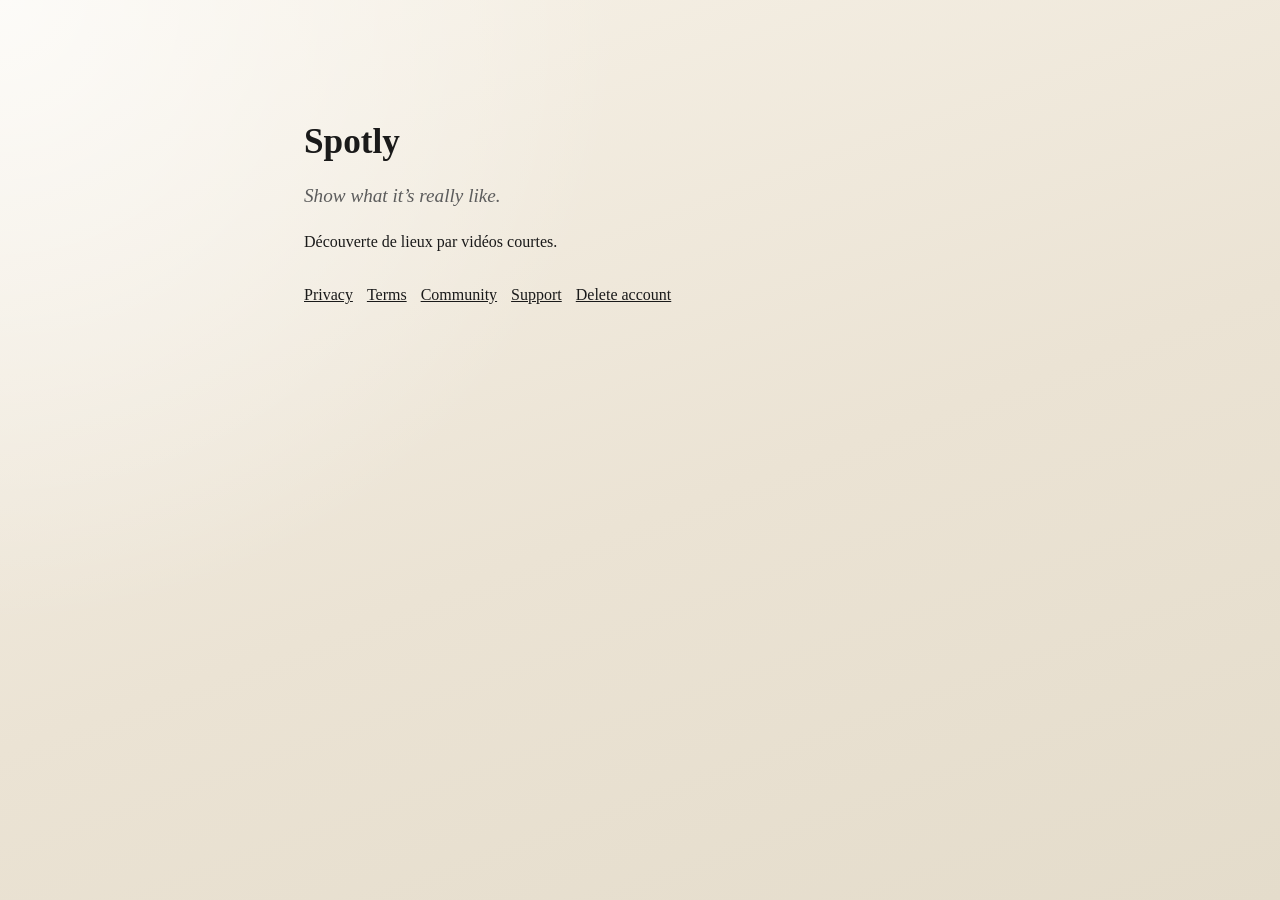
<file: index.html>
<!doctype html>
<html lang="fr">
  <head>
    <meta charset="utf-8" />
    <meta name="viewport" content="width=device-width, initial-scale=1" />
    <title>Spotly</title>
    <link rel="stylesheet" href="styles.css" />
  </head>
  <body>
    <main class="wrap hero">
      <h1>Spotly</h1>
      <p class="tag">Show what it’s really like.</p>
      <p>Découverte de lieux par vidéos courtes.</p>
      <p class="links">
        <a href="privacy/">Privacy</a>
        <a href="terms/">Terms</a>
        <a href="community/">Community</a>
        <a href="support/">Support</a>
        <a href="delete-account/">Delete account</a>
      </p>
    </main>
  </body>
</html>
</file>
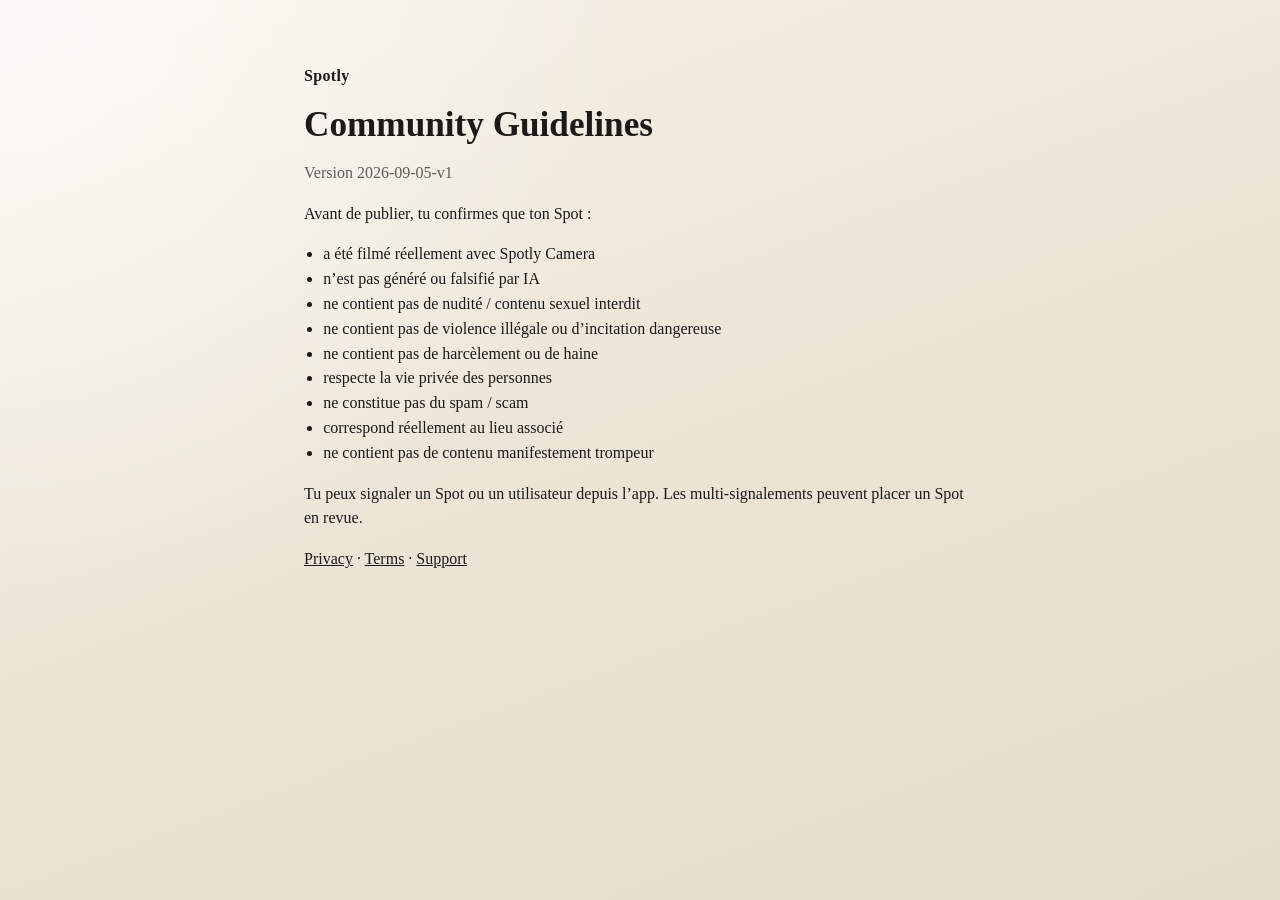
<file: community/index.html>
<!doctype html>
<html lang="fr">
  <head>
    <meta charset="utf-8" />
    <meta name="viewport" content="width=device-width, initial-scale=1" />
    <title>Spotly — Community Guidelines</title>
    <link rel="stylesheet" href="../styles.css" />
  </head>
  <body>
    <main class="wrap">
      <p class="brand"><a href="../">Spotly</a></p>
      <h1>Community Guidelines</h1>
      <p class="muted">Version 2026-09-05-v1</p>
      <p>Avant de publier, tu confirmes que ton Spot :</p>
      <ul>
        <li>a été filmé réellement avec Spotly Camera</li>
        <li>n’est pas généré ou falsifié par IA</li>
        <li>ne contient pas de nudité / contenu sexuel interdit</li>
        <li>ne contient pas de violence illégale ou d’incitation dangereuse</li>
        <li>ne contient pas de harcèlement ou de haine</li>
        <li>respecte la vie privée des personnes</li>
        <li>ne constitue pas du spam / scam</li>
        <li>correspond réellement au lieu associé</li>
        <li>ne contient pas de contenu manifestement trompeur</li>
      </ul>
      <p>Tu peux signaler un Spot ou un utilisateur depuis l’app. Les multi-signalements peuvent placer un Spot en revue.</p>
      <p><a href="../privacy/">Privacy</a> · <a href="../terms/">Terms</a> · <a href="../support/">Support</a></p>
    </main>
  </body>
</html>
</file>
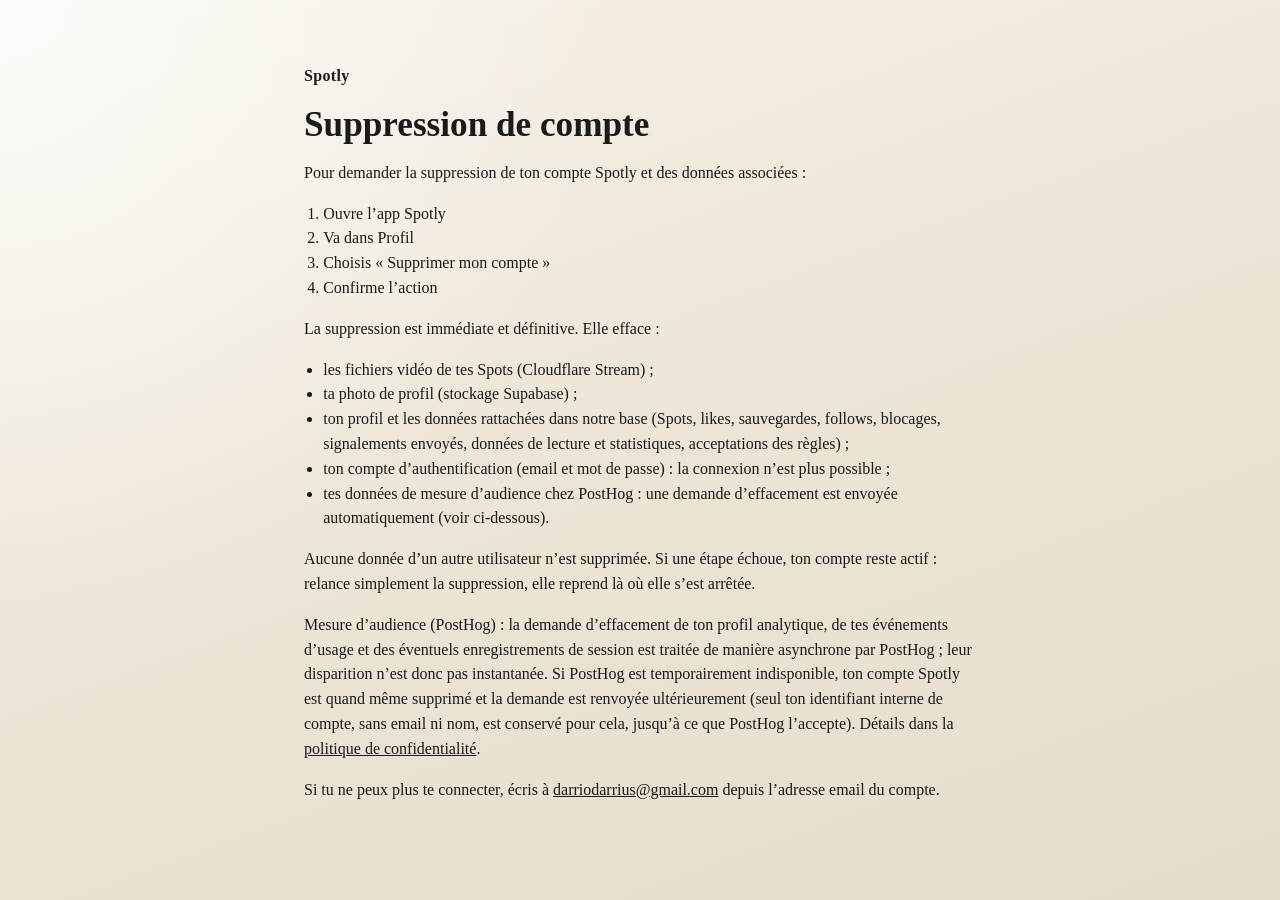
<file: delete-account/index.html>
<!doctype html>
<html lang="fr">
  <head>
    <meta charset="utf-8" />
    <meta name="viewport" content="width=device-width, initial-scale=1" />
    <title>Spotly — Delete account</title>
    <link rel="stylesheet" href="../styles.css" />
  </head>
  <body>
    <main class="wrap">
      <p class="brand"><a href="../">Spotly</a></p>
      <h1>Suppression de compte</h1>
      <p>
        Pour demander la suppression de ton compte Spotly et des données associées :
      </p>
      <ol>
        <li>Ouvre l’app Spotly</li>
        <li>Va dans Profil</li>
        <li>Choisis « Supprimer mon compte »</li>
        <li>Confirme l’action</li>
      </ol>
      <p>La suppression est immédiate et définitive. Elle efface :</p>
      <ul>
        <li>les fichiers vidéo de tes Spots (Cloudflare Stream) ;</li>
        <li>ta photo de profil (stockage Supabase) ;</li>
        <li>ton profil et les données rattachées dans notre base (Spots, likes, sauvegardes, follows, blocages, signalements envoyés,
          données de lecture et statistiques, acceptations des règles) ;</li>
        <li>ton compte d’authentification (email et mot de passe) : la connexion n’est plus possible ;</li>
        <li>tes données de mesure d’audience chez PostHog : une demande d’effacement est envoyée automatiquement (voir ci-dessous).</li>
      </ul>
      <p>
        Aucune donnée d’un autre utilisateur n’est supprimée. Si une étape échoue, ton compte reste actif : relance simplement la
        suppression, elle reprend là où elle s’est arrêtée.
      </p>
      <p>
        Mesure d’audience (PostHog) : la demande d’effacement de ton profil analytique, de tes événements d’usage et des éventuels
        enregistrements de session est traitée de manière asynchrone par PostHog ; leur disparition n’est donc pas instantanée. Si
        PostHog est temporairement indisponible, ton compte Spotly est quand même supprimé et la demande est renvoyée ultérieurement
        (seul ton identifiant interne de compte, sans email ni nom, est conservé pour cela, jusqu’à ce que PostHog l’accepte).
        Détails dans la <a href="../privacy/">politique de confidentialité</a>.
      </p>
      <p>
        Si tu ne peux plus te connecter, écris à
        <a href="mailto:darriodarrius@gmail.com">darriodarrius@gmail.com</a> depuis l’adresse email du compte.
      </p>
    </main>
  </body>
</html>
</file>
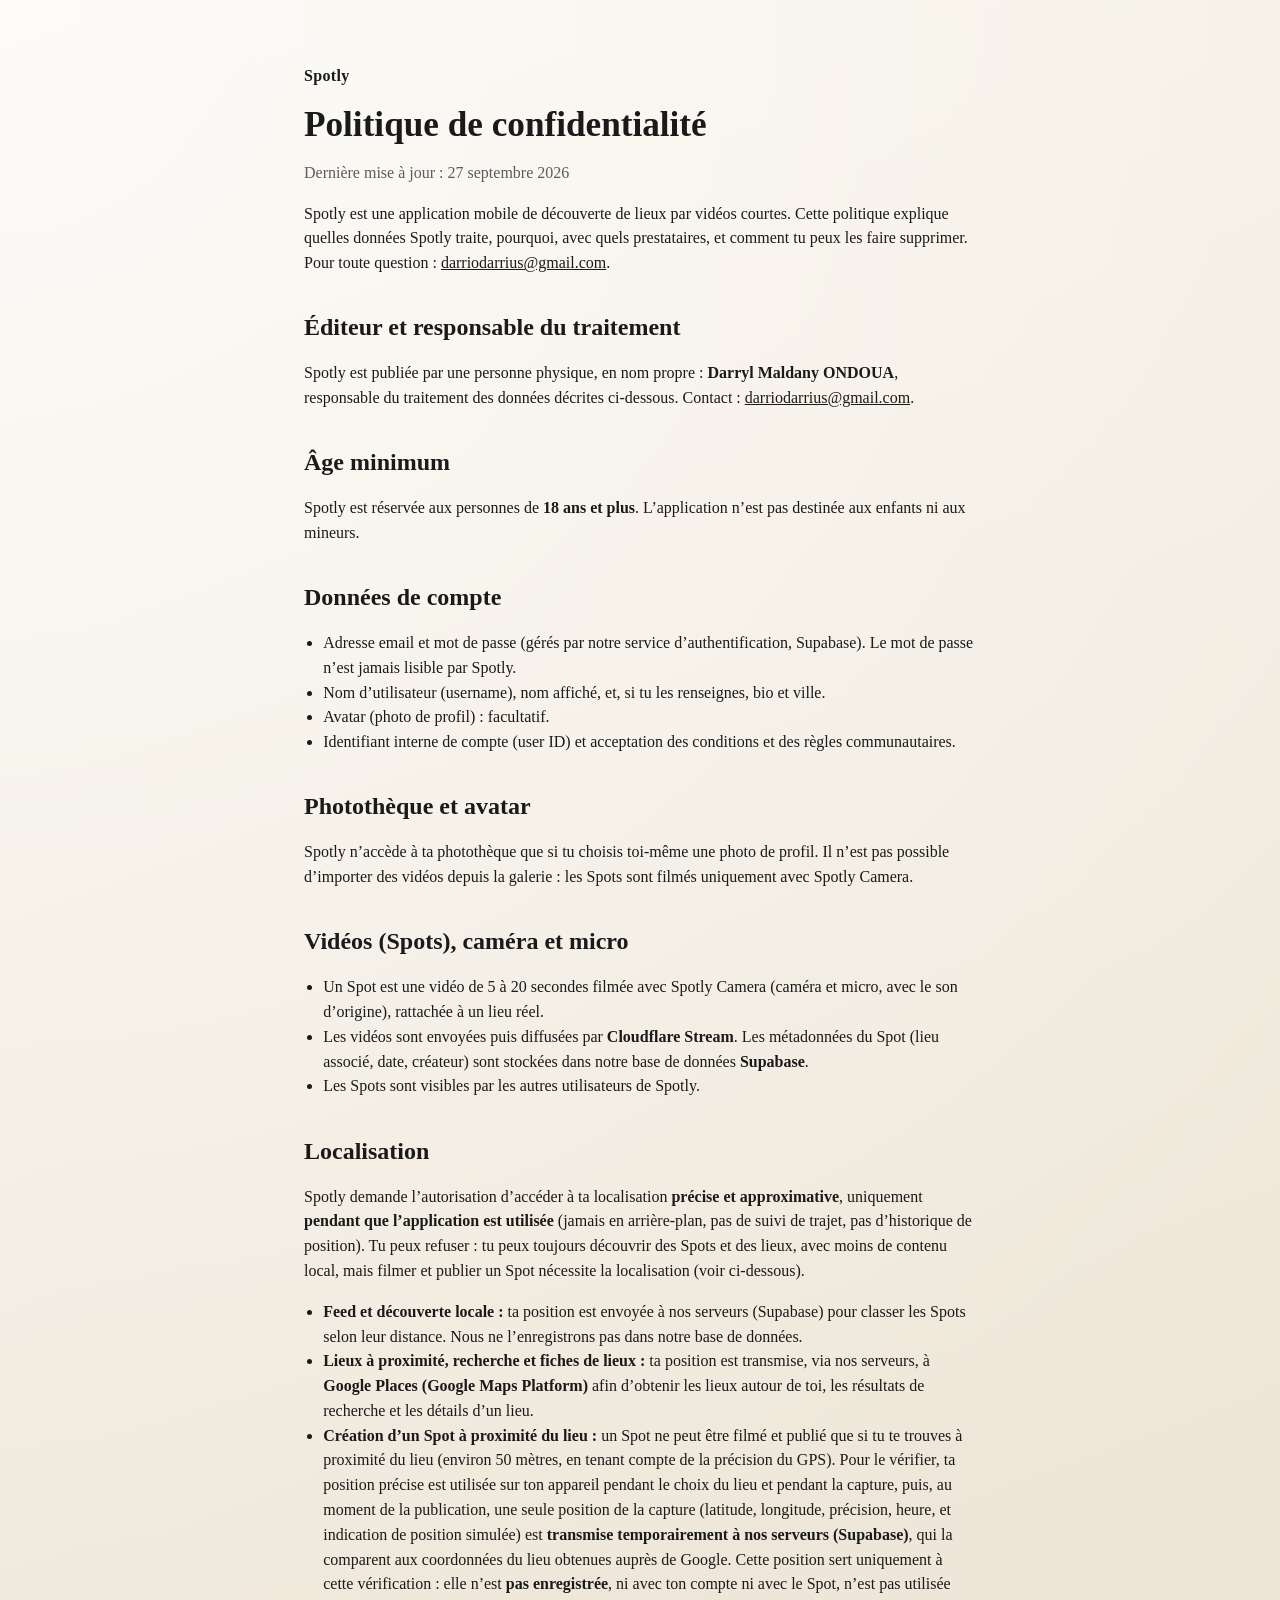
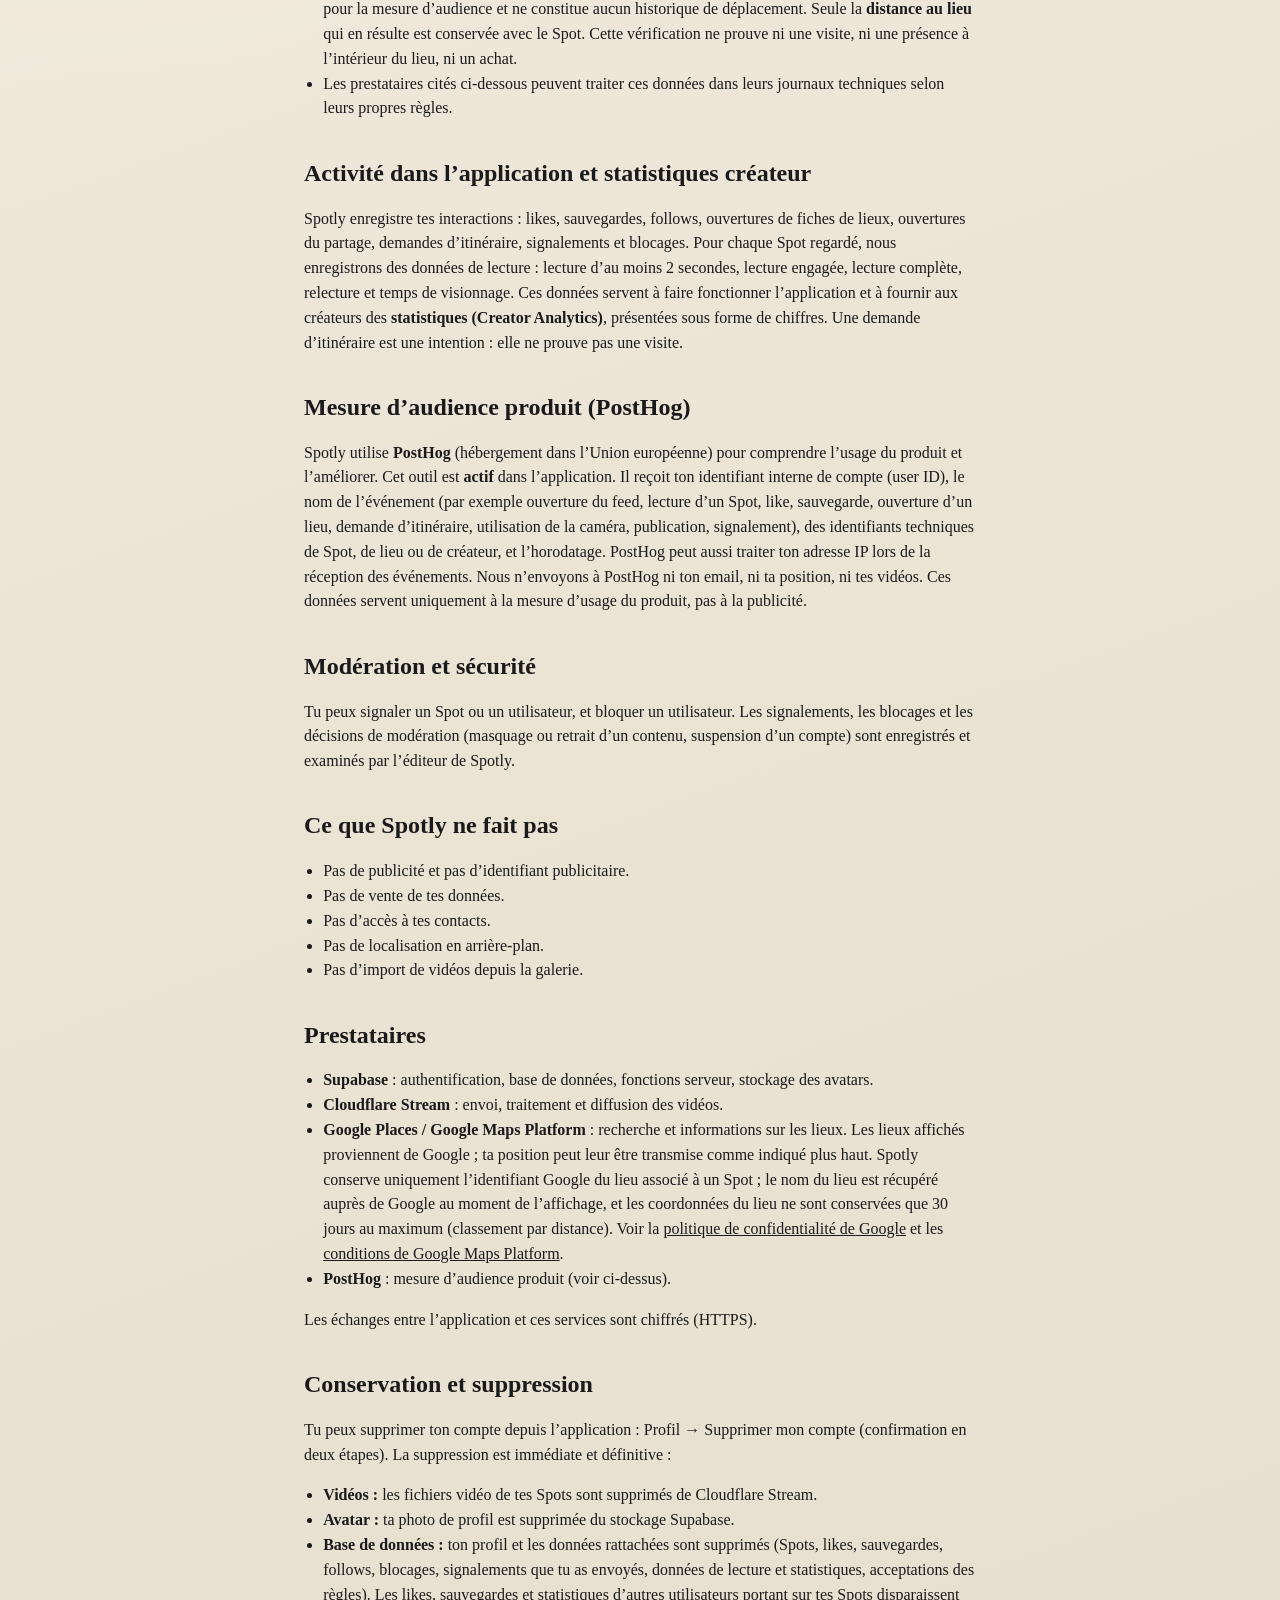
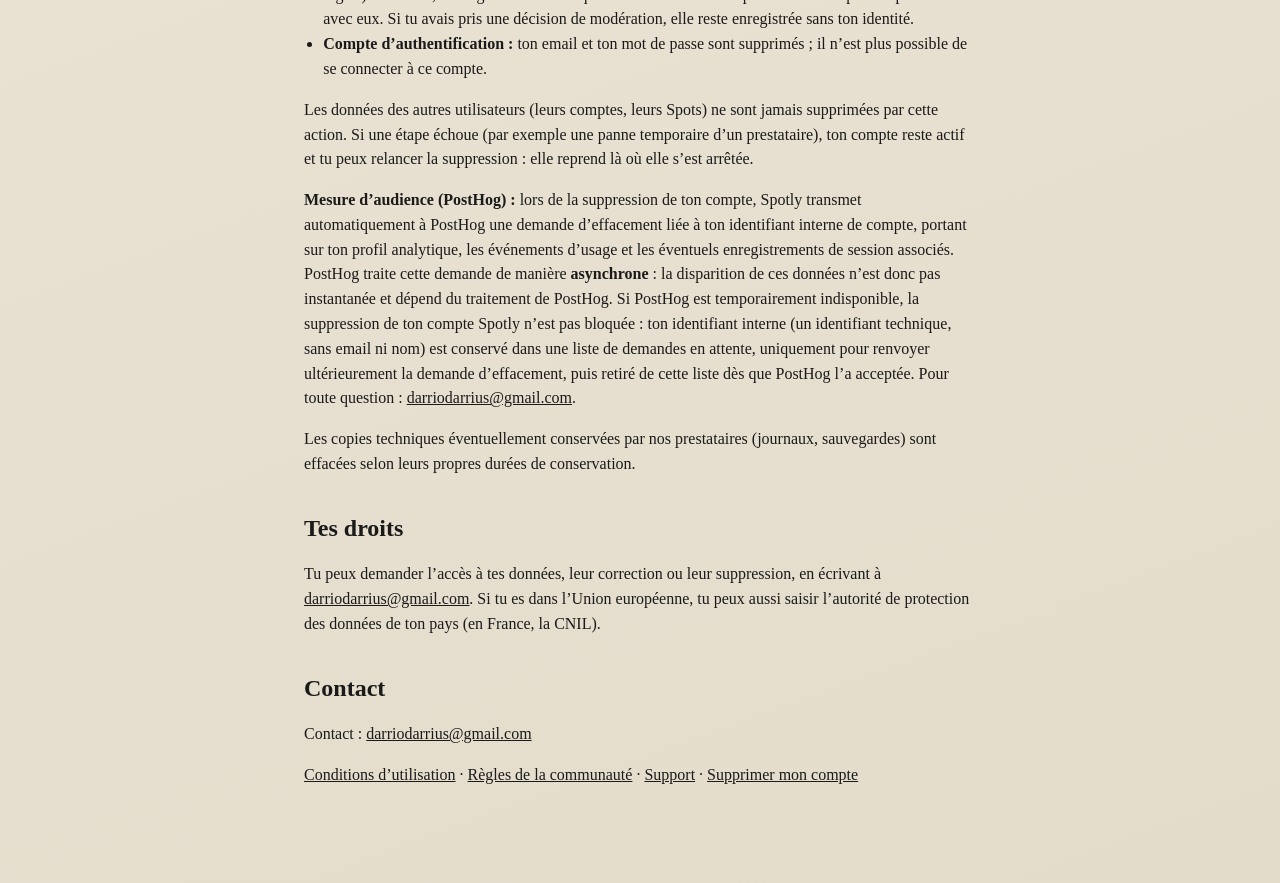
<file: privacy/index.html>
<!doctype html>
<html lang="fr">
  <head>
    <meta charset="utf-8" />
    <meta name="viewport" content="width=device-width, initial-scale=1" />
    <title>Spotly — Politique de confidentialité</title>
    <link rel="stylesheet" href="../styles.css" />
  </head>
  <body>
    <main class="wrap">
      <p class="brand"><a href="../">Spotly</a></p>
      <h1>Politique de confidentialité</h1>
      <p class="muted">Dernière mise à jour : 27 septembre 2026</p>
      <p>
        Spotly est une application mobile de découverte de lieux par vidéos courtes. Cette politique
        explique quelles données Spotly traite, pourquoi, avec quels prestataires, et comment tu peux
        les faire supprimer. Pour toute question : <a href="mailto:darriodarrius@gmail.com">darriodarrius@gmail.com</a>.
      </p>

      <h2>Éditeur et responsable du traitement</h2>
      <p>
        Spotly est publiée par une personne physique, en nom propre : <strong>Darryl Maldany ONDOUA</strong>, responsable du
        traitement des données décrites ci-dessous. Contact : <a href="mailto:darriodarrius@gmail.com">darriodarrius@gmail.com</a>.
      </p>

      <h2>Âge minimum</h2>
      <p>
        Spotly est réservée aux personnes de <strong>18 ans et plus</strong>. L’application n’est pas destinée
        aux enfants ni aux mineurs.
      </p>

      <h2>Données de compte</h2>
      <ul>
        <li>Adresse email et mot de passe (gérés par notre service d’authentification, Supabase). Le mot de passe n’est jamais lisible par Spotly.</li>
        <li>Nom d’utilisateur (username), nom affiché, et, si tu les renseignes, bio et ville.</li>
        <li>Avatar (photo de profil) : facultatif.</li>
        <li>Identifiant interne de compte (user ID) et acceptation des conditions et des règles communautaires.</li>
      </ul>

      <h2>Photothèque et avatar</h2>
      <p>
        Spotly n’accède à ta photothèque que si tu choisis toi-même une photo de profil. Il n’est pas possible
        d’importer des vidéos depuis la galerie : les Spots sont filmés uniquement avec Spotly Camera.
      </p>

      <h2>Vidéos (Spots), caméra et micro</h2>
      <ul>
        <li>Un Spot est une vidéo de 5 à 20 secondes filmée avec Spotly Camera (caméra et micro, avec le son d’origine), rattachée à un lieu réel.</li>
        <li>Les vidéos sont envoyées puis diffusées par <strong>Cloudflare Stream</strong>. Les métadonnées du Spot (lieu associé, date, créateur) sont stockées dans notre base de données <strong>Supabase</strong>.</li>
        <li>Les Spots sont visibles par les autres utilisateurs de Spotly.</li>
      </ul>

      <h2>Localisation</h2>
      <p>
        Spotly demande l’autorisation d’accéder à ta localisation <strong>précise et approximative</strong>,
        uniquement <strong>pendant que l’application est utilisée</strong> (jamais en arrière-plan, pas de suivi de trajet,
        pas d’historique de position). Tu peux refuser : tu peux toujours découvrir des Spots et des lieux, avec moins de
        contenu local, mais filmer et publier un Spot nécessite la localisation (voir ci-dessous).
      </p>
      <ul>
        <li><strong>Feed et découverte locale :</strong> ta position est envoyée à nos serveurs (Supabase) pour classer les Spots selon leur distance. Nous ne l’enregistrons pas dans notre base de données.</li>
        <li><strong>Lieux à proximité, recherche et fiches de lieux :</strong> ta position est transmise, via nos serveurs, à <strong>Google Places (Google Maps Platform)</strong> afin d’obtenir les lieux autour de toi, les résultats de recherche et les détails d’un lieu.</li>
        <li><strong>Création d’un Spot à proximité du lieu :</strong> un Spot ne peut être filmé et publié que si tu te trouves
          à proximité du lieu (environ 50 mètres, en tenant compte de la précision du GPS). Pour le vérifier, ta position
          précise est utilisée sur ton appareil pendant le choix du lieu et pendant la capture, puis, au moment de la
          publication, une seule position de la capture (latitude, longitude, précision, heure, et indication de position
          simulée) est <strong>transmise temporairement à nos serveurs (Supabase)</strong>, qui la comparent aux coordonnées
          du lieu obtenues auprès de Google. Cette position sert uniquement à cette vérification : elle n’est
          <strong>pas enregistrée</strong>, ni avec ton compte ni avec le Spot, n’est pas utilisée pour la mesure d’audience
          et ne constitue aucun historique de déplacement. Seule la <strong>distance au lieu</strong> qui en résulte est
          conservée avec le Spot. Cette vérification ne prouve ni une visite, ni une présence à l’intérieur du lieu, ni un
          achat.</li>
        <li>Les prestataires cités ci-dessous peuvent traiter ces données dans leurs journaux techniques selon leurs propres règles.</li>
      </ul>

      <h2>Activité dans l’application et statistiques créateur</h2>
      <p>
        Spotly enregistre tes interactions : likes, sauvegardes, follows, ouvertures de fiches de lieux, ouvertures du
        partage, demandes d’itinéraire, signalements et blocages. Pour chaque Spot regardé, nous enregistrons des
        données de lecture : lecture d’au moins 2 secondes, lecture engagée, lecture complète, relecture et temps de visionnage.
        Ces données servent à faire fonctionner l’application et à fournir aux créateurs des <strong>statistiques (Creator Analytics)</strong>,
        présentées sous forme de chiffres. Une demande d’itinéraire est une intention : elle ne prouve pas une visite.
      </p>

      <h2>Mesure d’audience produit (PostHog)</h2>
      <p>
        Spotly utilise <strong>PostHog</strong> (hébergement dans l’Union européenne) pour comprendre l’usage du produit et l’améliorer.
        Cet outil est <strong>actif</strong> dans l’application. Il reçoit ton identifiant interne de compte (user ID), le nom de l’événement
        (par exemple ouverture du feed, lecture d’un Spot, like, sauvegarde, ouverture d’un lieu, demande d’itinéraire, utilisation de la caméra,
        publication, signalement), des identifiants techniques de Spot, de lieu ou de créateur, et l’horodatage. PostHog peut aussi traiter ton adresse IP
        lors de la réception des événements. Nous n’envoyons à PostHog ni ton email, ni ta position, ni tes vidéos. Ces données servent uniquement à la mesure
        d’usage du produit, pas à la publicité.
      </p>

      <h2>Modération et sécurité</h2>
      <p>
        Tu peux signaler un Spot ou un utilisateur, et bloquer un utilisateur. Les signalements, les blocages et les décisions de modération
        (masquage ou retrait d’un contenu, suspension d’un compte) sont enregistrés et examinés par l’éditeur de Spotly.
      </p>

      <h2>Ce que Spotly ne fait pas</h2>
      <ul>
        <li>Pas de publicité et pas d’identifiant publicitaire.</li>
        <li>Pas de vente de tes données.</li>
        <li>Pas d’accès à tes contacts.</li>
        <li>Pas de localisation en arrière-plan.</li>
        <li>Pas d’import de vidéos depuis la galerie.</li>
      </ul>

      <h2>Prestataires</h2>
      <ul>
        <li><strong>Supabase</strong> : authentification, base de données, fonctions serveur, stockage des avatars.</li>
        <li><strong>Cloudflare Stream</strong> : envoi, traitement et diffusion des vidéos.</li>
        <li><strong>Google Places / Google Maps Platform</strong> : recherche et informations sur les lieux. Les lieux affichés proviennent de Google ; ta position peut leur être transmise comme indiqué plus haut. Spotly conserve uniquement l’identifiant Google du lieu associé à un Spot ; le nom du lieu est récupéré auprès de Google au moment de l’affichage, et les coordonnées du lieu ne sont conservées que 30 jours au maximum (classement par distance). Voir la <a href="https://policies.google.com/privacy">politique de confidentialité de Google</a> et les <a href="https://cloud.google.com/maps-platform/terms">conditions de Google Maps Platform</a>.</li>
        <li><strong>PostHog</strong> : mesure d’audience produit (voir ci-dessus).</li>
      </ul>
      <p>Les échanges entre l’application et ces services sont chiffrés (HTTPS).</p>

      <h2>Conservation et suppression</h2>
      <p>
        Tu peux supprimer ton compte depuis l’application : Profil → Supprimer mon compte (confirmation en deux étapes).
        La suppression est immédiate et définitive :
      </p>
      <ul>
        <li><strong>Vidéos :</strong> les fichiers vidéo de tes Spots sont supprimés de Cloudflare Stream.</li>
        <li><strong>Avatar :</strong> ta photo de profil est supprimée du stockage Supabase.</li>
        <li><strong>Base de données :</strong> ton profil et les données rattachées sont supprimés (Spots, likes, sauvegardes, follows,
          blocages, signalements que tu as envoyés, données de lecture et statistiques, acceptations des règles). Les likes, sauvegardes et
          statistiques d’autres utilisateurs portant sur tes Spots disparaissent avec eux. Si tu avais pris une décision de modération,
          elle reste enregistrée sans ton identité.</li>
        <li><strong>Compte d’authentification :</strong> ton email et ton mot de passe sont supprimés ; il n’est plus possible de se connecter à ce compte.</li>
      </ul>
      <p>
        Les données des autres utilisateurs (leurs comptes, leurs Spots) ne sont jamais supprimées par cette action. Si une étape échoue
        (par exemple une panne temporaire d’un prestataire), ton compte reste actif et tu peux relancer la suppression : elle reprend là
        où elle s’est arrêtée.
      </p>
      <p>
        <strong>Mesure d’audience (PostHog) :</strong> lors de la suppression de ton compte, Spotly transmet automatiquement à PostHog une
        demande d’effacement liée à ton identifiant interne de compte, portant sur ton profil analytique, les événements d’usage et les
        éventuels enregistrements de session associés. PostHog traite cette demande de manière <strong>asynchrone</strong> : la disparition
        de ces données n’est donc pas instantanée et dépend du traitement de PostHog. Si PostHog est temporairement indisponible, la
        suppression de ton compte Spotly n’est pas bloquée : ton identifiant interne (un identifiant technique, sans email ni nom) est
        conservé dans une liste de demandes en attente, uniquement pour renvoyer ultérieurement la demande d’effacement, puis retiré de
        cette liste dès que PostHog l’a acceptée. Pour toute question : <a href="mailto:darriodarrius@gmail.com">darriodarrius@gmail.com</a>.
      </p>
      <p>
        Les copies techniques éventuellement conservées par nos prestataires (journaux, sauvegardes) sont effacées selon leurs propres
        durées de conservation.
      </p>

      <h2>Tes droits</h2>
      <p>
        Tu peux demander l’accès à tes données, leur correction ou leur suppression, en écrivant à
        <a href="mailto:darriodarrius@gmail.com">darriodarrius@gmail.com</a>. Si tu es dans l’Union européenne, tu peux aussi saisir l’autorité de
        protection des données de ton pays (en France, la CNIL).
      </p>

      <h2>Contact</h2>
      <p>Contact : <a href="mailto:darriodarrius@gmail.com">darriodarrius@gmail.com</a></p>
      <p><a href="../terms/">Conditions d’utilisation</a> · <a href="../community/">Règles de la communauté</a> · <a href="../support/">Support</a> · <a href="../delete-account/">Supprimer mon compte</a></p>
    </main>
  </body>
</html>
</file>
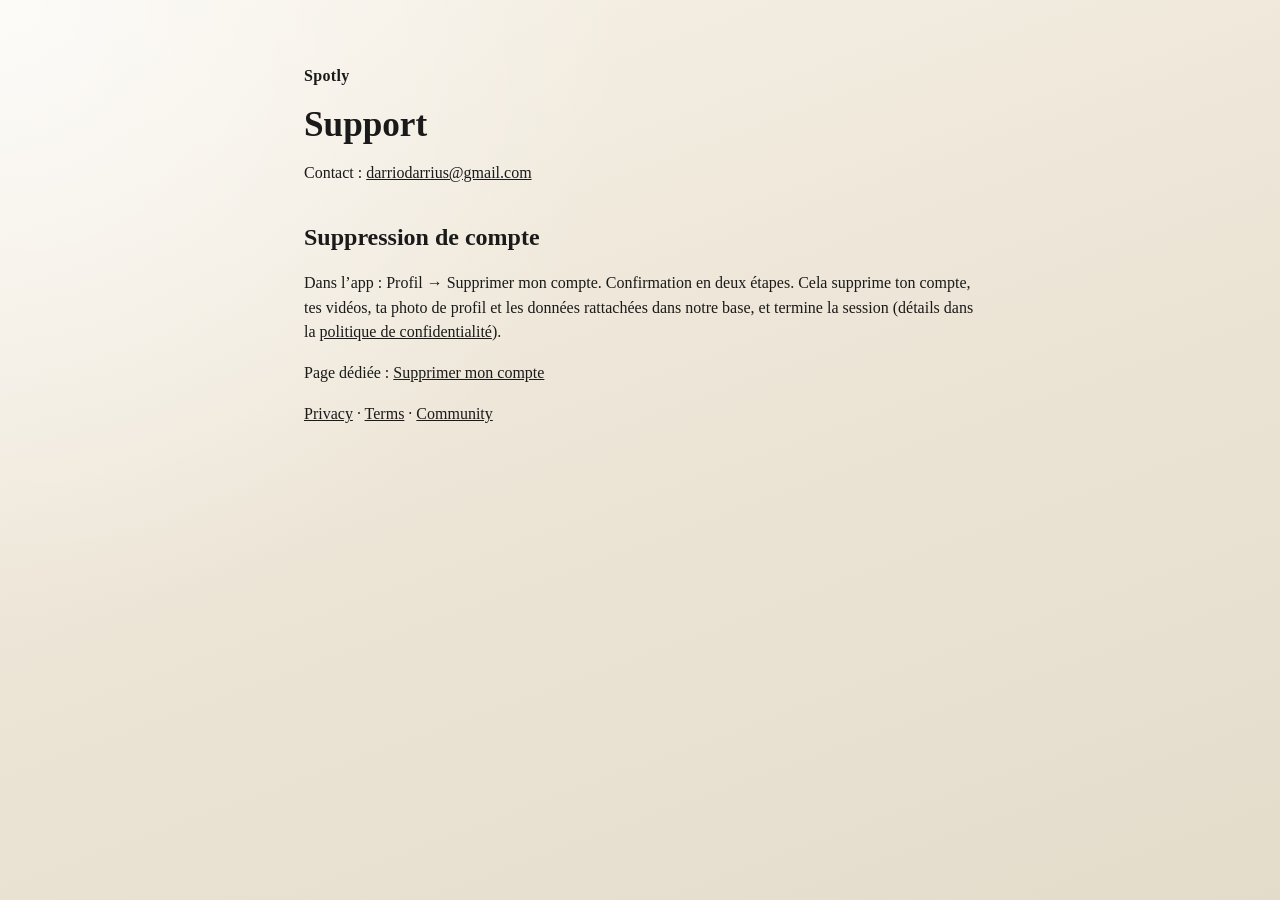
<file: support/index.html>
<!doctype html>
<html lang="fr">
  <head>
    <meta charset="utf-8" />
    <meta name="viewport" content="width=device-width, initial-scale=1" />
    <title>Spotly — Support</title>
    <link rel="stylesheet" href="../styles.css" />
  </head>
  <body>
    <main class="wrap">
      <p class="brand"><a href="../">Spotly</a></p>
      <h1>Support</h1>
      <p>Contact : <a href="mailto:darriodarrius@gmail.com">darriodarrius@gmail.com</a></p>
      <h2>Suppression de compte</h2>
      <p>
        Dans l’app : Profil → Supprimer mon compte. Confirmation en deux étapes. Cela supprime ton compte, tes vidéos,
        ta photo de profil et les données rattachées dans notre base, et termine la session (détails dans la
        <a href="../privacy/">politique de confidentialité</a>).
      </p>
      <p>Page dédiée : <a href="../delete-account/">Supprimer mon compte</a></p>
      <p><a href="../privacy/">Privacy</a> · <a href="../terms/">Terms</a> · <a href="../community/">Community</a></p>
    </main>
  </body>
</html>
</file>
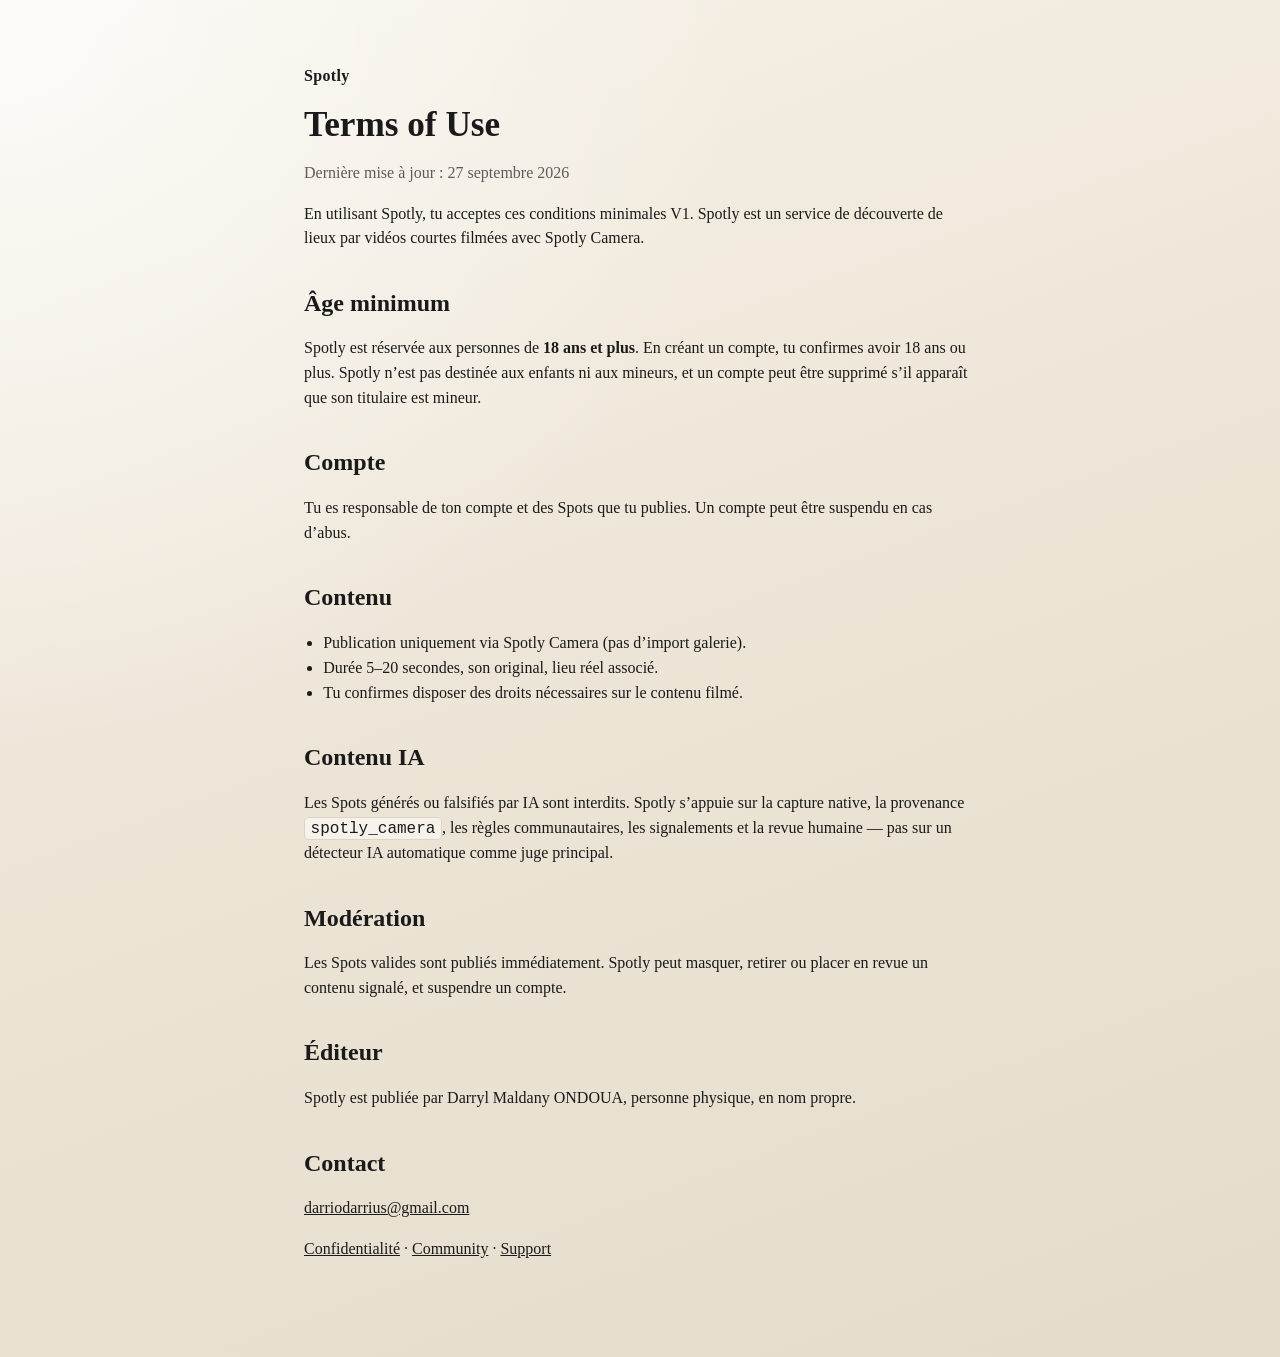
<file: terms/index.html>
<!doctype html>
<html lang="fr">
  <head>
    <meta charset="utf-8" />
    <meta name="viewport" content="width=device-width, initial-scale=1" />
    <title>Spotly — Terms of Use</title>
    <link rel="stylesheet" href="../styles.css" />
  </head>
  <body>
    <main class="wrap">
      <p class="brand"><a href="../">Spotly</a></p>
      <h1>Terms of Use</h1>
      <p class="muted">Dernière mise à jour : 27 septembre 2026</p>
      <p>
        En utilisant Spotly, tu acceptes ces conditions minimales V1. Spotly est un service de
        découverte de lieux par vidéos courtes filmées avec Spotly Camera.
      </p>
      <h2>Âge minimum</h2>
      <p>
        Spotly est réservée aux personnes de <strong>18 ans et plus</strong>. En créant un compte, tu confirmes avoir 18 ans ou plus.
        Spotly n’est pas destinée aux enfants ni aux mineurs, et un compte peut être supprimé s’il apparaît que son titulaire est mineur.
      </p>
      <h2>Compte</h2>
      <p>Tu es responsable de ton compte et des Spots que tu publies. Un compte peut être suspendu en cas d’abus.</p>
      <h2>Contenu</h2>
      <ul>
        <li>Publication uniquement via Spotly Camera (pas d’import galerie).</li>
        <li>Durée 5–20 secondes, son original, lieu réel associé.</li>
        <li>Tu confirmes disposer des droits nécessaires sur le contenu filmé.</li>
      </ul>
      <h2>Contenu IA</h2>
      <p>
        Les Spots générés ou falsifiés par IA sont interdits. Spotly s’appuie sur la capture native,
        la provenance <code>spotly_camera</code>, les règles communautaires, les signalements et la
        revue humaine — pas sur un détecteur IA automatique comme juge principal.
      </p>
      <h2>Modération</h2>
      <p>
        Les Spots valides sont publiés immédiatement. Spotly peut masquer, retirer ou placer en revue
        un contenu signalé, et suspendre un compte.
      </p>
      <h2>Éditeur</h2>
      <p>Spotly est publiée par Darryl Maldany ONDOUA, personne physique, en nom propre.</p>
      <h2>Contact</h2>
      <p><a href="mailto:darriodarrius@gmail.com">darriodarrius@gmail.com</a></p>
      <p><a href="../privacy/">Confidentialité</a> · <a href="../community/">Community</a> · <a href="../support/">Support</a></p>
    </main>
  </body>
</html>
</file>
<file: styles.css>
:root {
  color-scheme: light;
  --ink: #1a1a1a;
  --muted: #5c5c5c;
  --bg: #f3eee4;
  --line: #ddd4c5;
}

* { box-sizing: border-box; }
body {
  margin: 0;
  font-family: Georgia, "Times New Roman", serif;
  background:
    radial-gradient(circle at top left, rgba(255,255,255,0.7), transparent 40%),
    linear-gradient(160deg, #f7f2e8, #ebe3d4 55%, #e4dccb);
  color: var(--ink);
  min-height: 100vh;
}
.wrap {
  max-width: 720px;
  margin: 0 auto;
  padding: 48px 24px 80px;
}
.brand a {
  color: var(--ink);
  font-weight: 800;
  text-decoration: none;
  letter-spacing: 0.02em;
}
h1 { font-size: 2.2rem; margin: 0.4em 0 0.3em; }
h2 { margin-top: 1.6em; }
p, li { line-height: 1.55; color: var(--ink); }
.muted { color: var(--muted); }
.tag { font-size: 1.2rem; font-style: italic; color: var(--muted); }
.hero { padding-top: 12vh; }
.links { display: flex; flex-wrap: wrap; gap: 14px; margin-top: 28px; }
.links a, a { color: var(--ink); }
ul, ol { padding-left: 1.2em; }
code {
  font-family: ui-monospace, SFMono-Regular, Menlo, monospace;
  background: rgba(255,255,255,0.55);
  padding: 0.1em 0.35em;
  border-radius: 4px;
  border: 1px solid var(--line);
}
</file>
